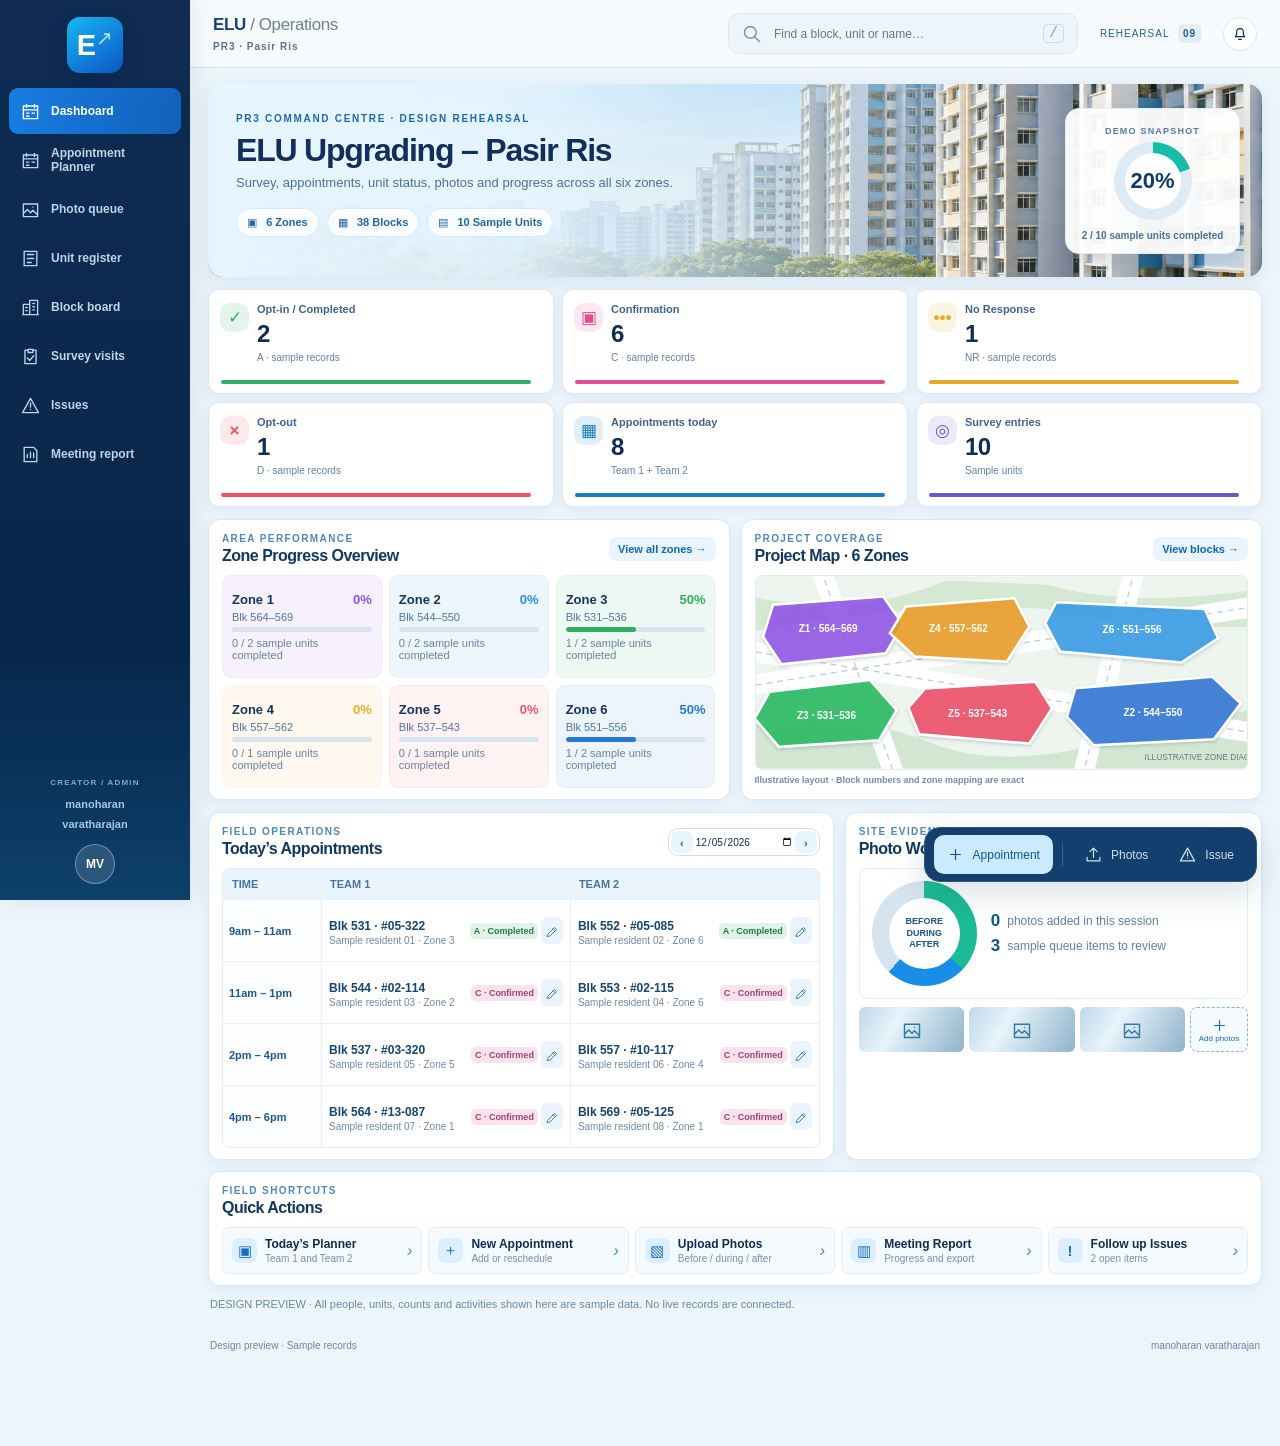
<file: index.html>
<!doctype html>
<html lang="en"><head><meta charset="utf-8"><meta name="viewport" content="width=device-width,initial-scale=1"><meta name="theme-color" content="#eef6fa"><title>ELU / Operations — Rehearsal V9</title><link rel="icon" href="icon-192.png"><link rel="manifest" href="manifest.webmanifest"><link rel="stylesheet" href="styles.css?v=9"></head>
<body><aside class="rail"><a class="brand" href="#today" aria-label="ELU home">E<span>↗</span></a><nav id="navigation" aria-label="Workspaces"></nav><div class="rail-owner"><small>CREATOR / ADMIN</small><strong>manoharan<br>varatharajan</strong></div><button id="about" class="rail-profile" title="About this rehearsal" aria-label="About this rehearsal">MV</button></aside>
<div class="shell"><header class="command"><div class="identity"><b>ELU <span>/ Operations</span></b><small>PR3 · Pasir Ris</small></div><label class="search"><span id="searchIcon"></span><input id="search" placeholder="Find a block, unit or name…" aria-label="Search records"><kbd>/</kbd></label><span class="rehearsal">REHEARSAL <b>09</b></span><button class="round" id="activityToggle" title="Activity and alerts" aria-label="Activity and alerts"></button></header>
<div class="zone-wrap"><div class="zone-caption">AREA FILTER</div><nav id="zones" aria-label="Filter by zone"></nav></div>
<main id="main"></main><footer class="credit">Design preview · Sample records <span>manoharan varatharajan</span></footer></div>
<aside id="activity" class="activity" aria-label="Activity and alerts"><header><div><small>FIELD PULSE</small><h2>Activity & alerts</h2></div><button class="round" id="closeActivity" aria-label="Close activity drawer">×</button></header><div id="activityContent"></div><div class="drawer-foot">REHEARSAL WORKSPACE<br><span>Changes stay in this tab. No live data.</span></div></aside>
<div id="dock" class="dock"><button id="addAppointment"></button><span></span><button id="addPhotos"></button><button id="addIssue"></button></div>
<dialog id="modal"><form id="modalForm"><header><div><small id="modalEyebrow">REHEARSAL</small><h2 id="modalTitle"></h2></div><button type="button" class="round" id="closeModal" aria-label="Close dialog">×</button></header><div id="modalFields"></div><footer><button type="button" id="cancelModal" class="secondary">Cancel</button><button type="submit" class="primary" id="saveModal">Save demo change</button></footer></form></dialog>
<div id="toast" role="status"></div><script src="app.js?v=9"></script></body></html>
</file>
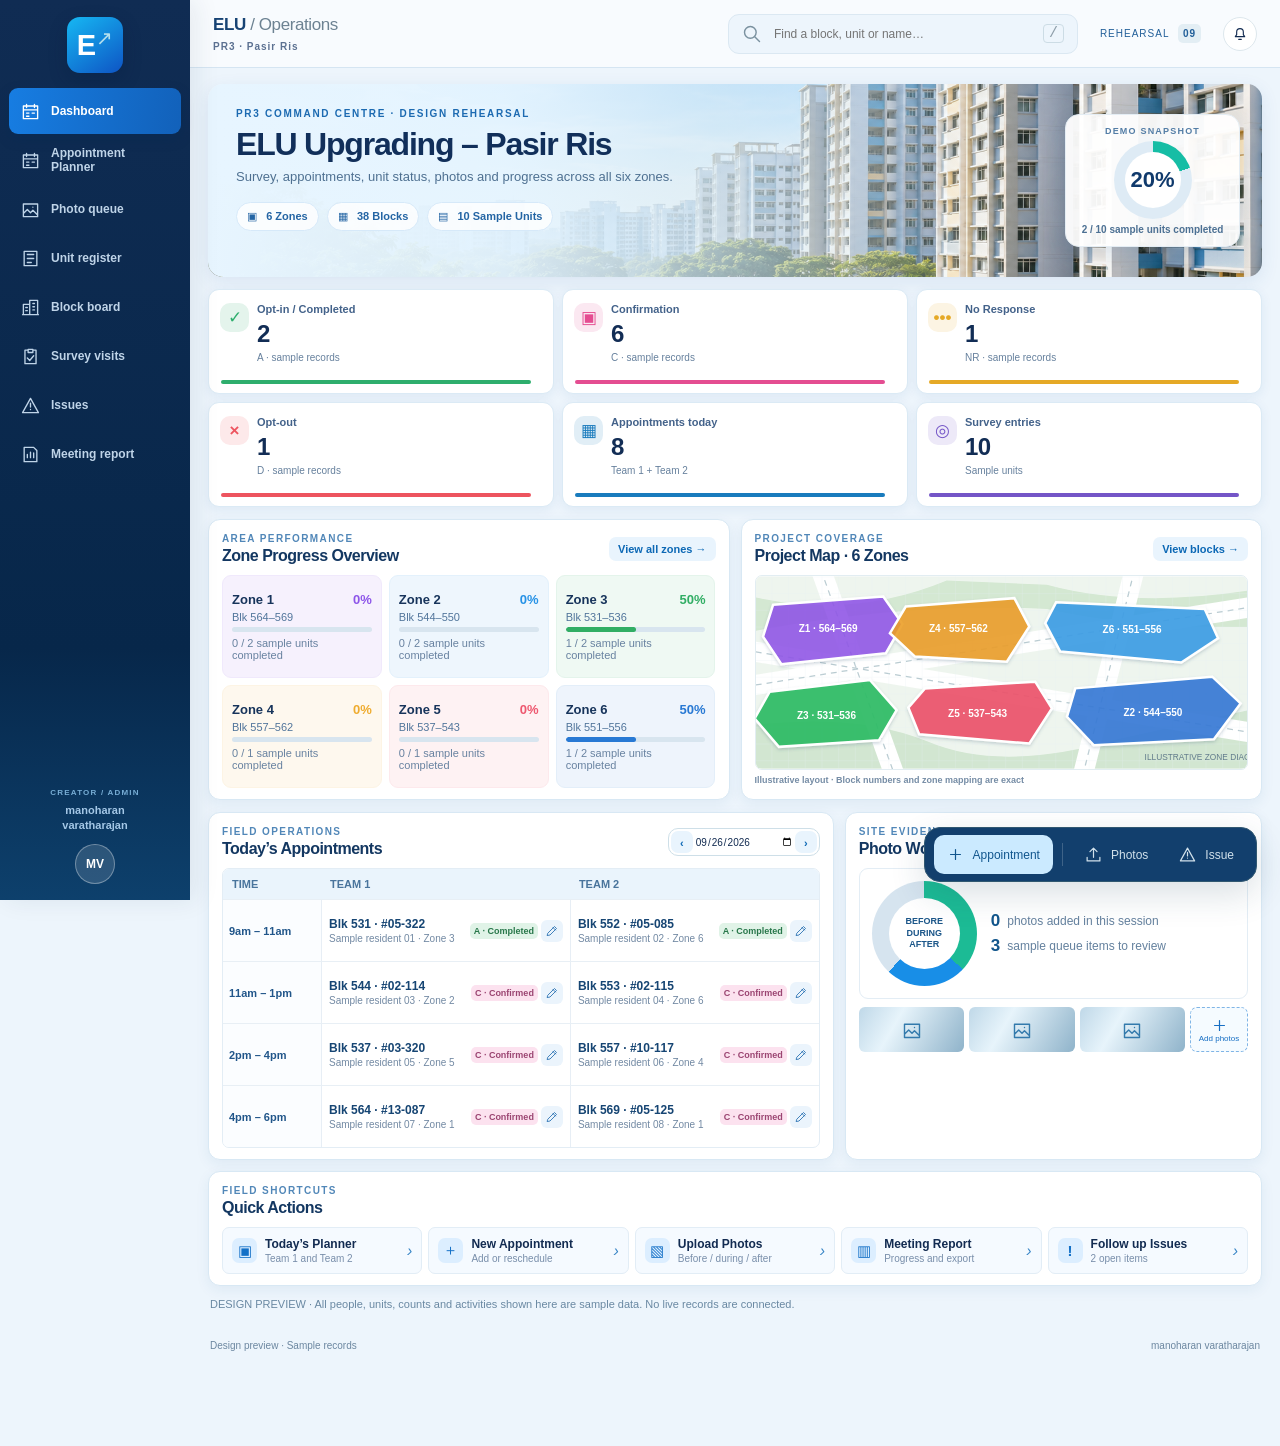
<file: static-preview.html>
<html lang="en"><head><meta charset="utf-8"><meta name="viewport" content="width=device-width,initial-scale=1"><meta name="theme-color" content="#eef6fa"><title>ELU / Operations — Rehearsal V9</title><link rel="icon" href="icon-192.png"><link rel="manifest" href="manifest.webmanifest"><link rel="stylesheet" href="styles.css?v=9"><style>@page { size: 1512px 1024px; margin: 0 } @media print {.rail,.command,.zone-wrap,.activity,.dock,.credit { display:flex!important; } .command {display:flex!important}.zone-wrap {display:none!important}.dock {display:none!important}.credit {display:none!important}.rail {position:fixed!important}.shell {margin-left:190px!important} body {print-color-adjust:exact} }</style></head>
<body data-route="today"><aside class="rail"><a class="brand" href="#today" aria-label="ELU home">E<span>↗</span></a><nav id="navigation" aria-label="Workspaces"><button data-route="today" title="Dashboard" aria-label="Dashboard" class="active" aria-current="page"><svg viewBox="0 0 24 24" aria-hidden="true"><path d="M3 5h18v16H3z M7 3v4 M17 3v4 M3 10h18 M7 14h3 M14 14h3 M7 18h3"></path></svg><span class="nav-label">Dashboard</span></button><button data-route="planner" title="Appointment Planner" aria-label="Appointment Planner" aria-current="false"><svg viewBox="0 0 24 24" aria-hidden="true"><path d="M3 5h18v16H3z M7 3v4 M17 3v4 M3 10h18 M7 14h3 M14 14h3 M7 18h3"></path></svg><span class="nav-label">Appointment Planner</span></button><button data-route="photos" title="Photo queue" aria-label="Photo queue" aria-current="false"><svg viewBox="0 0 24 24" aria-hidden="true"><path d="M3 5h18v16H3z M3 17l5-5 4 4 3-3 6 6 M15 9h.01"></path></svg><span class="nav-label">Photo queue</span></button><button data-route="units" title="Unit register" aria-label="Unit register" aria-current="false"><svg viewBox="0 0 24 24" aria-hidden="true"><path d="M4 3h16v18H4z M8 7h8 M8 12h8 M8 17h5"></path></svg><span class="nav-label">Unit register</span></button><button data-route="blocks" title="Block board" aria-label="Block board" aria-current="false"><svg viewBox="0 0 24 24" aria-hidden="true"><path d="M3 21V8h8v13 M11 21V3h10v18 M6 12h2 M6 16h2 M15 7h2 M15 11h2 M15 15h2 M2 21h20"></path></svg><span class="nav-label">Block board</span></button><button data-route="survey" title="Survey visits" aria-label="Survey visits" aria-current="false"><svg viewBox="0 0 24 24" aria-hidden="true"><path d="M9 4H5v17h14V4h-4 M9 3h6v4H9z M8 14l3 3 5-6"></path></svg><span class="nav-label">Survey visits</span></button><button data-route="issues" title="Issues" aria-label="Issues" aria-current="false"><svg viewBox="0 0 24 24" aria-hidden="true"><path d="M12 3L2 21h20z M12 9v5 M12 17h.01"></path></svg><span class="nav-label">Issues</span></button><button data-route="reports" title="Meeting report" aria-label="Meeting report" aria-current="false"><svg viewBox="0 0 24 24" aria-hidden="true"><path d="M4 3h12l4 4v14H4z M8 16v-4 M12 16V9 M16 16v-6"></path></svg><span class="nav-label">Meeting report</span></button></nav><div class="rail-owner"><small>CREATOR / ADMIN</small><strong>manoharan<br>varatharajan</strong></div><button id="about" class="rail-profile" title="About this rehearsal" aria-label="About this rehearsal">MV</button></aside>
<div class="shell"><header class="command"><div class="identity"><b>ELU <span>/ Operations</span></b><small>PR3 · Pasir Ris</small></div><label class="search"><span id="searchIcon"><svg viewBox="0 0 24 24" aria-hidden="true"><path d="M10 3a7 7 0 1 0 0 14 7 7 0 0 0 0-14 M15 15l6 6"></path></svg></span><input id="search" placeholder="Find a block, unit or name…" aria-label="Search records"><kbd>/</kbd></label><span class="rehearsal">REHEARSAL <b>09</b></span><button class="round" id="activityToggle" title="Activity and alerts" aria-label="Activity and alerts"><svg viewBox="0 0 24 24" aria-hidden="true"><path d="M5 16h14l-2-3V9a5 5 0 0 0-10 0v4z M10 20h4"></path></svg></button></header>
<div class="zone-wrap"><div class="zone-caption">AREA FILTER</div><nav id="zones" aria-label="Filter by zone"><button data-zone="0" class="active" aria-pressed="true"><b>All zones</b><span>38 blocks</span></button><button data-zone="1" class="" aria-pressed="false"><b>Zone 1</b><span>564–569</span></button><button data-zone="2" class="" aria-pressed="false"><b>Zone 2</b><span>544–550</span></button><button data-zone="3" class="" aria-pressed="false"><b>Zone 3</b><span>531–536</span></button><button data-zone="4" class="" aria-pressed="false"><b>Zone 4</b><span>557–562</span></button><button data-zone="5" class="" aria-pressed="false"><b>Zone 5</b><span>537–543</span></button><button data-zone="6" class="" aria-pressed="false"><b>Zone 6</b><span>551–556</span></button></nav></div>
<main id="main"><div class="dash"><section class="dash-hero"><div class="hero-copy"><small>PR3 COMMAND CENTRE · DESIGN REHEARSAL</small><h1>ELU Upgrading – Pasir Ris</h1><p>Survey, appointments, unit status, photos and progress across all six zones.</p><div class="hero-tags"><span>▣ &nbsp; 6 Zones</span><span>▦ &nbsp; 38 Blocks</span><span>▤ &nbsp; 10 Sample Units</span></div></div><div class="hero-progress"><small>DEMO SNAPSHOT</small><div class="progress-ring" style="--p:20%"><b>20%</b></div><strong>2 / 10 sample units completed</strong></div></section><section class="dash-kpis" aria-label="Sample status counts"><article class="dash-kpi" style="--accent:#2eae6d"><span class="kpi-icon">✓</span><div><small>Opt-in / Completed</small><strong>2</strong><span>A · sample records</span></div><i></i></article><article class="dash-kpi" style="--accent:#e44d91"><span class="kpi-icon">▣</span><div><small>Confirmation</small><strong>6</strong><span>C · sample records</span></div><i></i></article><article class="dash-kpi" style="--accent:#e5a926"><span class="kpi-icon">•••</span><div><small>No Response</small><strong>1</strong><span>NR · sample records</span></div><i></i></article><article class="dash-kpi" style="--accent:#ed545f"><span class="kpi-icon">×</span><div><small>Opt-out</small><strong>1</strong><span>D · sample records</span></div><i></i></article><article class="dash-kpi" style="--accent:#197bbd"><span class="kpi-icon">▦</span><div><small>Appointments today</small><strong>8</strong><span>Team 1 + Team 2</span></div><i></i></article><article class="dash-kpi" style="--accent:#7455c7"><span class="kpi-icon">◎</span><div><small>Survey entries</small><strong>10</strong><span>Sample units</span></div><i></i></article></section><div class="dash-middle"><section class="dash-card zone-panel"><header><div><small>AREA PERFORMANCE</small><h2>Zone Progress Overview</h2></div><button data-route="blocks">View all zones →</button></header><div class="zone-cards"><button class="zone-mini" data-zone="1" style="--zone:#8d55e9"><div><b>Zone 1</b><strong>0%</strong></div><span>Blk 564–569</span><i><em style="width:0%"></em></i><small>0 / 2 sample units completed</small></button><button class="zone-mini" data-zone="2" style="--zone:#2692e6"><div><b>Zone 2</b><strong>0%</strong></div><span>Blk 544–550</span><i><em style="width:0%"></em></i><small>0 / 2 sample units completed</small></button><button class="zone-mini" data-zone="3" style="--zone:#31ae64"><div><b>Zone 3</b><strong>50%</strong></div><span>Blk 531–536</span><i><em style="width:50%"></em></i><small>1 / 2 sample units completed</small></button><button class="zone-mini" data-zone="4" style="--zone:#efac2f"><div><b>Zone 4</b><strong>0%</strong></div><span>Blk 557–562</span><i><em style="width:0%"></em></i><small>0 / 1 sample units completed</small></button><button class="zone-mini" data-zone="5" style="--zone:#ee586f"><div><b>Zone 5</b><strong>0%</strong></div><span>Blk 537–543</span><i><em style="width:0%"></em></i><small>0 / 1 sample units completed</small></button><button class="zone-mini" data-zone="6" style="--zone:#2879d4"><div><b>Zone 6</b><strong>50%</strong></div><span>Blk 551–556</span><i><em style="width:50%"></em></i><small>1 / 2 sample units completed</small></button></div></section><section class="dash-card map-panel"><header><div><small>PROJECT COVERAGE</small><h2>Project Map · 6 Zones</h2></div><button data-route="blocks">View blocks →</button></header><img src="zone-map.svg" alt="Illustrative labelled diagram of all six zone block ranges"><small class="map-note">Illustrative layout · Block numbers and zone mapping are exact</small></section></div><div class="dash-bottom"><section class="dash-card schedule-panel"><header><div><small>FIELD OPERATIONS</small><h2>Today’s Appointments</h2></div><div class="date-control"><button data-day="-1" aria-label="Previous day">‹</button><input id="planDate" type="date" value="2026-09-26" aria-label="Schedule date"><button data-day="1" aria-label="Next day">›</button></div></header><div class="appointment-table"><div class="ap-head"><span>TIME</span><span>TEAM 1</span><span>TEAM 2</span></div><div class="ap-row"><div class="ap-time"><b>9am – 11am</b></div><article class="ap-unit"><div><strong>Blk 531 · #05-322</strong><small>Sample resident 01 · Zone 3</small></div><div class="ap-actions"><span class="status s-A">A · Completed</span><button data-edit="1" title="Edit appointment" aria-label="Edit appointment for block 531 unit 05-322"><svg viewBox="0 0 24 24" aria-hidden="true"><path d="M14 5l5 5 M3 21l5-1L21 7l-4-4L4 16z"></path></svg></button></div></article><article class="ap-unit"><div><strong>Blk 552 · #05-085</strong><small>Sample resident 02 · Zone 6</small></div><div class="ap-actions"><span class="status s-A">A · Completed</span><button data-edit="2" title="Edit appointment" aria-label="Edit appointment for block 552 unit 05-085"><svg viewBox="0 0 24 24" aria-hidden="true"><path d="M14 5l5 5 M3 21l5-1L21 7l-4-4L4 16z"></path></svg></button></div></article></div><div class="ap-row"><div class="ap-time"><b>11am – 1pm</b></div><article class="ap-unit"><div><strong>Blk 544 · #02-114</strong><small>Sample resident 03 · Zone 2</small></div><div class="ap-actions"><span class="status s-C">C · Confirmed</span><button data-edit="3" title="Edit appointment" aria-label="Edit appointment for block 544 unit 02-114"><svg viewBox="0 0 24 24" aria-hidden="true"><path d="M14 5l5 5 M3 21l5-1L21 7l-4-4L4 16z"></path></svg></button></div></article><article class="ap-unit"><div><strong>Blk 553 · #02-115</strong><small>Sample resident 04 · Zone 6</small></div><div class="ap-actions"><span class="status s-C">C · Confirmed</span><button data-edit="4" title="Edit appointment" aria-label="Edit appointment for block 553 unit 02-115"><svg viewBox="0 0 24 24" aria-hidden="true"><path d="M14 5l5 5 M3 21l5-1L21 7l-4-4L4 16z"></path></svg></button></div></article></div><div class="ap-row"><div class="ap-time"><b>2pm – 4pm</b></div><article class="ap-unit"><div><strong>Blk 537 · #03-320</strong><small>Sample resident 05 · Zone 5</small></div><div class="ap-actions"><span class="status s-C">C · Confirmed</span><button data-edit="5" title="Edit appointment" aria-label="Edit appointment for block 537 unit 03-320"><svg viewBox="0 0 24 24" aria-hidden="true"><path d="M14 5l5 5 M3 21l5-1L21 7l-4-4L4 16z"></path></svg></button></div></article><article class="ap-unit"><div><strong>Blk 557 · #10-117</strong><small>Sample resident 06 · Zone 4</small></div><div class="ap-actions"><span class="status s-C">C · Confirmed</span><button data-edit="6" title="Edit appointment" aria-label="Edit appointment for block 557 unit 10-117"><svg viewBox="0 0 24 24" aria-hidden="true"><path d="M14 5l5 5 M3 21l5-1L21 7l-4-4L4 16z"></path></svg></button></div></article></div><div class="ap-row"><div class="ap-time"><b>4pm – 6pm</b></div><article class="ap-unit"><div><strong>Blk 564 · #13-087</strong><small>Sample resident 07 · Zone 1</small></div><div class="ap-actions"><span class="status s-C">C · Confirmed</span><button data-edit="7" title="Edit appointment" aria-label="Edit appointment for block 564 unit 13-087"><svg viewBox="0 0 24 24" aria-hidden="true"><path d="M14 5l5 5 M3 21l5-1L21 7l-4-4L4 16z"></path></svg></button></div></article><article class="ap-unit"><div><strong>Blk 569 · #05-125</strong><small>Sample resident 08 · Zone 1</small></div><div class="ap-actions"><span class="status s-C">C · Confirmed</span><button data-edit="8" title="Edit appointment" aria-label="Edit appointment for block 569 unit 05-125"><svg viewBox="0 0 24 24" aria-hidden="true"><path d="M14 5l5 5 M3 21l5-1L21 7l-4-4L4 16z"></path></svg></button></div></article></div></div></section><section class="dash-card photo-panel"><header><div><small>SITE EVIDENCE</small><h2>Photo Workflow Today</h2></div><button data-route="photos">Open gallery →</button></header><div class="photo-summary"><div class="photo-meter"><span>BEFORE<br>DURING<br>AFTER</span></div><div class="photo-count"><strong>0</strong><span>photos added in this session</span><strong>3</strong><span>sample queue items to review</span></div></div><div class="photo-film"><div class="film-frame"><svg viewBox="0 0 24 24" aria-hidden="true"><path d="M3 5h18v16H3z M3 17l5-5 4 4 3-3 6 6 M15 9h.01"></path></svg></div><div class="film-frame"><svg viewBox="0 0 24 24" aria-hidden="true"><path d="M3 5h18v16H3z M3 17l5-5 4 4 3-3 6 6 M15 9h.01"></path></svg></div><div class="film-frame"><svg viewBox="0 0 24 24" aria-hidden="true"><path d="M3 5h18v16H3z M3 17l5-5 4 4 3-3 6 6 M15 9h.01"></path></svg></div><button data-upload="1"><svg viewBox="0 0 24 24" aria-hidden="true"><path d="M12 5v14 M5 12h14"></path></svg><span>Add photos</span></button></div></section><section class="dash-card quick-panel"><header><div><small>FIELD SHORTCUTS</small><h2>Quick Actions</h2></div></header><div class="quick-list"><button data-route="planner"><span>▣</span><b>Today’s Planner<small>Team 1 and Team 2</small></b><i>›</i></button><button data-new-appointment="1"><span>＋</span><b>New Appointment<small>Add or reschedule</small></b><i>›</i></button><button data-upload="1"><span>▧</span><b>Upload Photos<small>Before / during / after</small></b><i>›</i></button><button data-route="reports"><span>▥</span><b>Meeting Report<small>Progress and export</small></b><i>›</i></button><button data-route="issues"><span>!</span><b>Follow up Issues<small>2 open items</small></b><i>›</i></button></div></section></div><p class="demo-disclosure">DESIGN PREVIEW · All people, units, counts and activities shown here are sample data. No live records are connected.</p></div></main><footer class="credit">Design preview · Sample records <span>manoharan varatharajan</span></footer></div>
<aside id="activity" class="activity" aria-label="Activity and alerts"><header><div><small>FIELD PULSE</small><h2>Activity &amp; alerts</h2></div><button class="round" id="closeActivity" aria-label="Close activity drawer">×</button></header><div id="activityContent"><div class="alert-box"><div class="alert-top"><svg viewBox="0 0 24 24" aria-hidden="true"><path d="M12 3L2 21h20z M12 9v5 M12 17h.01"></path></svg> 2 items need attention</div><p>DB readiness check<br>Confirm with the supervisor before sending the team.</p><button class="text-action" data-route="issues">Review follow-ups ↗</button></div><div class="feed-label"><b>Workspace activity</b><span>This session</span></div><div class="feed"><div class="event"><time>Sample activity</time><p>Team 1 completed a unit</p><span>Blk 531 · #05-322 — photos pending</span></div><div class="event"><time>Sample activity</time><p>Team 2 work recorded</p><span>Blk 552 · #05-085 — ready for photo review</span></div><div class="event"><time>Sample activity</time><p>Afternoon appointments confirmed</p><span>Two teams · 2pm–4pm</span></div></div></div><div class="drawer-foot">REHEARSAL WORKSPACE<br><span>Changes stay in this tab. No live data.</span></div></aside>
<div id="dock" class="dock"><button id="addAppointment"><svg viewBox="0 0 24 24" aria-hidden="true"><path d="M12 5v14 M5 12h14"></path></svg>Appointment</button><span></span><button id="addPhotos"><svg viewBox="0 0 24 24" aria-hidden="true"><path d="M12 16V3 M7 8l5-5 5 5 M3 16v5h18v-5"></path></svg>Photos</button><button id="addIssue"><svg viewBox="0 0 24 24" aria-hidden="true"><path d="M12 3L2 21h20z M12 9v5 M12 17h.01"></path></svg>Issue</button></div>
<dialog id="modal"><form id="modalForm"><header><div><small id="modalEyebrow">REHEARSAL</small><h2 id="modalTitle"></h2></div><button type="button" class="round" id="closeModal" aria-label="Close dialog">×</button></header><div id="modalFields"></div><footer><button type="button" id="cancelModal" class="secondary">Cancel</button><button type="submit" class="primary" id="saveModal">Save demo change</button></footer></form></dialog>
<div id="toast" role="status"></div>
</body></html>
</file>
<file: styles.css>
:root{font-family:Inter,"Segoe UI",Arial,sans-serif;color:#193246;background:#f2f7fa;font-synthesis:none;--ink:#193246;--muted:#657b8b;--blue:#146b96;--line:#dce7ed;--green:#e0f3e7;--pink:#fce2ef;--red:#ffe5e2;--yellow:#fff1b8}*{box-sizing:border-box}body{margin:0;font-size:15px}button,input,select,textarea{font:inherit}button,a,input,select{touch-action:manipulation}button{cursor:pointer}button{color:inherit}button:focus-visible,a:focus-visible{outline:3px solid #209ccf;outline-offset:3px}button:disabled{cursor:default}button svg{pointer-events:none}svg{width:20px;height:20px;vertical-align:middle;fill:none;stroke:currentColor;stroke-width:1.7;stroke-linecap:round;stroke-linejoin:round}h1,h2,h3,p{margin:0}h1{font-size:34px;letter-spacing:-1.2px;font-weight:650}h2{font-size:21px;letter-spacing:-.5px}small{font-size:11px;letter-spacing:1.2px;font-weight:650}.rail{width:78px;position:fixed;inset:0 auto 0 0;background:#e4eef4;border-right:1px solid #cfdee6;display:flex;align-items:center;flex-direction:column;z-index:30}.brand{width:46px;height:46px;border-radius:15px;background:#183d54;color:white;display:flex;align-items:center;justify-content:center;margin:22px 0 35px;font-size:29px;font-weight:750;text-decoration:none}.brand span{font-size:20px;color:#b4dfed;margin-top:-15px}nav button{border:0;background:none}.rail nav{display:flex;flex-direction:column;gap:10px}.rail nav button{width:50px;height:48px;border-radius:13px;position:relative;color:#647e90}.rail nav button.active{background:white;color:#176c96;box-shadow:0 4px 14px #183d5410}.rail nav button.active:before{content:"";position:absolute;left:-14px;width:3px;height:20px;top:14px;background:#197da3;border-radius:2px}.rail nav button:hover{background:#f4f9fc}.rail nav button .nav-label{display:none;position:absolute;left:62px;top:8px;background:#193246;color:white;padding:9px 12px;border-radius:8px;white-space:nowrap;font-size:12px}.rail nav button:hover .nav-label,.rail nav button:focus-visible .nav-label{display:block}.rail-profile{margin:auto 0 22px;border:1px solid #bccfda;background:transparent;border-radius:50%;width:40px;height:40px;font-size:12px;font-weight:700}.shell{margin-left:78px;margin-right:310px;min-height:100vh}.command{min-height:90px;display:flex;align-items:center;gap:22px;padding:16px 32px;background:#fcfdfe;border-bottom:1px solid var(--line)}.identity b{font-size:19px;letter-spacing:-.4px;white-space:nowrap}.identity b span{font-weight:400;color:#6c8292}.identity small{display:block;margin-top:6px;color:var(--muted);font-size:10px;letter-spacing:1px}.search{display:flex;gap:10px;align-items:center;background:#f2f6f9;border:1px solid #e3ebf0;border-radius:11px;padding:10px 12px;margin-left:auto;max-width:330px;flex:1;color:#7a919f}.search input{border:0;outline:0;background:none;min-width:0;width:100%;font-size:13px;color:var(--ink)}kbd{border:1px solid #ccdce5;border-radius:4px;padding:0 5px;color:#8d9ea9}.rehearsal{font-size:10px;letter-spacing:1px;color:#547285;white-space:nowrap}.rehearsal b{background:#e3eef4;padding:4px 5px;border-radius:5px;margin-left:5px}.round{border:1px solid #dde7ed;border-radius:50%;background:white;width:34px;height:34px;display:inline-flex;align-items:center;justify-content:center;flex-shrink:0}.round:hover{background:#e8f4fc;border-color:#94bed4}.round svg{width:16px;height:16px}#activityToggle{display:none}.zone-wrap{padding:20px 32px 0}.zone-caption{font-size:9px;letter-spacing:1.5px;color:#8398a6;margin-bottom:10px}#zones{display:flex;border-bottom:1px solid #cadde7;overflow-x:auto;gap:8px}#zones button{padding:8px 15px 15px;text-align:left;white-space:nowrap;border-bottom:3px solid transparent;color:#6c8291;flex:1}#zones button.active{border-bottom-color:#257d9f;color:#174d68}#zones button b{display:block;font-size:13px;font-weight:650}#zones button span{display:block;font-size:10px;margin-top:5px}#zones button:hover{background:#e9f2f7}main{padding:30px 32px 10px;min-height:650px}.page-head{display:flex;justify-content:space-between;gap:20px;align-items:center;margin-bottom:25px}.eyebrow{color:#4b8298;display:block;letter-spacing:1.6px;font-size:10px;margin-bottom:9px}.subtext{color:var(--muted);margin-top:9px;font-size:13px;line-height:1.6}.date-control{display:flex;align-items:center;border:1px solid #cedfe8;border-radius:10px;background:white;padding:7px;gap:7px}.date-control input{color:var(--ink);border:0;background:none;font-size:12px;min-width:120px}.date-control button{border:0;background:#ecf4f8;border-radius:6px;width:28px;height:28px}.summaryline{display:flex;align-items:center;gap:22px;border-bottom:1px solid var(--line);padding:0 0 20px;font-size:12px;color:#607b8a;flex-wrap:wrap}.summaryline b{font-size:20px;color:var(--ink);margin-right:5px;font-weight:650}.summaryline .legend{margin-left:auto;font-size:10px}.status{display:inline-block;padding:5px 8px;border-radius:5px;font-size:10px;font-weight:650;white-space:nowrap}.s-A{background:var(--green);color:#28774a}.s-C{background:var(--pink);color:#9b4572}.s-D{background:var(--yellow);color:#8c6b1b}.s-NR{background:var(--red);color:#ac4b43}.timeline{margin-top:22px}.team-head,.slot-row{display:grid;grid-template-columns:80px minmax(0,1fr) minmax(0,1fr);gap:20px}.team-head{align-items:center;margin-bottom:15px}.team-head>span{font-size:9px;color:#7e94a1;letter-spacing:1px}.team-label{display:flex;align-items:center;gap:10px}.team-avatar{border-radius:10px;width:33px;height:33px;display:grid;place-items:center;background:#dcebf5;color:#35718f;font-size:11px;font-weight:700}.team-avatar.second{background:#e3e9ee;color:#586f83}.team-label b{font-size:13px}.team-label small{display:block;font-size:10px;letter-spacing:0;font-weight:400;color:#8293a0;margin-top:3px}.team-label>span:last-child{margin-left:auto;background:#e7eff4;color:#6e8594;font-size:10px;border-radius:10px;padding:3px 7px}.slot-row{padding:0 0 16px}.slot-time{padding-top:16px;position:relative;font-size:12px;font-weight:650}.slot-time:after{content:"";position:absolute;width:1px;background:#d6e3eb;top:46px;bottom:-5px;right:6px}.slot-time small{display:block;font-size:10px;letter-spacing:0;color:#91a3af;margin-top:5px;font-weight:400}.slot-time i{position:absolute;right:3px;top:21px;width:7px;height:7px;border:2px solid #a6c1d1;background:#f2f7fa;border-radius:50%}.job{background:#fff;border:1px solid #dce6ec;border-radius:13px;min-height:151px;padding:16px 17px;position:relative;box-shadow:0 3px 3px #334d6002;border-left:3px solid #d4a4bf}.job.completed{border-left-color:#85b79a;background:#fbfefc}.job.empty{background:transparent;border:1px dashed #c4d7e3;display:flex;align-items:center;justify-content:center;min-height:151px}.job.empty button{border:0;background:transparent;color:#7295a9;font-size:12px;padding:25px}.job-top{display:flex;align-items:center;justify-content:space-between;gap:8px;margin-bottom:10px}.job-zone{font-size:9px;letter-spacing:1px;color:#8b9ba5}.job h3{font-size:17px;font-weight:650;letter-spacing:-.35px}.job-person{font-size:11px;color:#80929f;margin-top:6px}.job-foot{display:flex;align-items:center;gap:12px;margin-top:14px;justify-content:space-between}.job-note{font-size:10px;color:#6c8392;line-height:1.5;max-width:150px}.actions{display:flex;gap:6px}.actions .round{width:29px;height:29px}.actions .round svg{width:14px;height:14px}.activity{width:310px;position:fixed;inset:0 0 0 auto;background:#fbfdfe;border-left:1px solid var(--line);padding:30px 24px;z-index:35;overflow:auto}.activity header{display:flex;justify-content:space-between;align-items:center;padding-bottom:25px}.activity header small{font-size:9px;color:#8298a6;letter-spacing:1.6px}.activity h2{font-size:19px;margin-top:9px}.activity #closeActivity{display:none}.alert-box{border:1px solid #eed6b8;background:#fff8eb;border-radius:12px;padding:16px;margin-bottom:30px}.alert-box .alert-top{display:flex;gap:10px;align-items:center;font-size:12px;font-weight:650;color:#9b7529}.alert-box p{font-size:12px;line-height:1.7;color:#826f4c;margin:12px 0}.text-action{padding:0;border:0;background:none;font-size:11px;font-weight:650;color:#497a94}.feed-label{display:flex;align-items:center;justify-content:space-between;color:#698392;font-size:11px;margin-bottom:24px}.feed{border-left:1px solid #dde7ed;margin-left:7px;padding-left:20px}.event{position:relative;padding-bottom:27px}.event:before{content:"";position:absolute;left:-25px;top:4px;width:7px;height:7px;border-radius:50%;background:#81a9bd;border:1px solid white}.event time{font-size:9px;color:#90a2ae;letter-spacing:.4px}.event p{font-size:12px;font-weight:600;line-height:1.5;margin:7px 0 4px}.event span{font-size:11px;color:#8295a2;line-height:1.6}.drawer-foot{border-top:1px solid var(--line);padding-top:20px;font-size:9px;letter-spacing:1.2px;color:#7691a2;margin-top:30px}.drawer-foot span{font-size:11px;letter-spacing:0;line-height:2.5;color:#93a4ae}.dock{position:fixed;left:calc((100% - 232px)/2);transform:translateX(-50%);bottom:22px;border:1px solid #315871;background:#183d54;padding:7px 9px;border-radius:16px;display:flex;align-items:center;gap:5px;box-shadow:0 12px 35px #21445c2a;z-index:25;color:white}.dock>span{width:1px;height:23px;background:#ffffff30;margin:0 4px}.dock button{display:flex;align-items:center;gap:9px;background:none;color:#d1e1eb;border:0;border-radius:10px;padding:11px 13px;font-size:12px;white-space:nowrap}.dock button:first-child{background:#d9eef8;color:#19465f}.dock button:hover{background:#426780;color:white}.dock svg{width:17px;height:17px}.credit{padding:15px 32px 110px;font-size:10px;color:#8da1ae;display:flex;justify-content:space-between}.primary,.secondary{border:0;border-radius:9px;padding:11px 16px;font-size:13px;font-weight:600}.primary{background:#236e92;color:white}.secondary{background:#eaf2f7;color:#537388}.toolbar{display:flex;gap:12px;align-items:center;flex-wrap:wrap;margin-bottom:24px}.tabs{display:flex;gap:5px;background:#e5eef4;border-radius:9px;padding:4px}.tabs button{background:transparent;border:0;padding:9px 14px;border-radius:7px;font-size:12px;color:#648296}.tabs button.active{background:white;color:#204e66;box-shadow:0 2px 4px #2a526009}.photo-queue{display:grid;grid-template-columns:repeat(3,minmax(0,1fr));gap:18px}.photo-tile{border:1px solid #d8e4ec;background:white;border-radius:14px;overflow:hidden}.photo-image{aspect-ratio:4/3;display:flex;align-items:center;justify-content:center;background:repeating-linear-gradient(135deg,#eaf2f7,#eaf2f7 12px,#e7f0f5 12px,#e7f0f5 13px);color:#89a6b9}.photo-image svg{width:40px;height:40px}.photo-image img{width:100%;height:100%;object-fit:cover}.photo-info{padding:16px}.photo-info h3{font-size:14px}.photo-info p{font-size:11px;color:var(--muted);margin:8px 0 14px}.photo-info .secondary{font-size:11px;padding:8px 10px}.photo-stage{font-size:9px;text-transform:uppercase;letter-spacing:1px;color:#7191a5;margin-bottom:8px}.empty-state{padding:60px 25px;text-align:center;color:#8198a7;border:1px dashed #c7d9e4;border-radius:14px;grid-column:1/-1;line-height:1.8}.table-wrap{overflow:auto;border:1px solid #dce7ed;border-radius:13px;background:white}table{border-collapse:collapse;width:100%;font-size:13px;white-space:nowrap}th{text-align:left;font-size:9px;letter-spacing:1px;color:#7a92a1;background:#f7fafc}td,th{padding:16px;border-bottom:1px solid #e7eef3}tbody tr:last-child td{border:0}.blocklist{display:grid;gap:12px}.blockrow{background:white;border:1px solid #dce7ed;border-radius:12px;display:flex;gap:22px;padding:20px;align-items:center;flex-wrap:wrap}.blockrow h3{font-size:16px;min-width:90px}.blockrow small{display:block;color:#849ba8;font-size:10px;margin-top:5px;letter-spacing:0}.unit-tile{border:1px solid #e1e9ed;border-radius:9px;padding:10px 15px;font-size:11px;background:#f3f7fa;min-width:88px}.unit-tile.s-A{background:var(--green)}.unit-tile.s-C{background:var(--pink)}.unit-tile.s-D{background:var(--yellow)}.unit-tile.s-NR{background:var(--red)}.unit-tile b{display:block;font-size:13px;margin-bottom:6px}.issue-list{display:grid;gap:15px}.issue{padding:22px;background:white;border:1px solid #dde6eb;border-radius:13px;display:flex;align-items:center;justify-content:space-between;gap:25px}.issue h3{font-size:16px}.issue p{font-size:13px;color:#718996;line-height:1.6;margin-top:9px}.issue.closed{opacity:.6}.report{background:white;border:1px solid #dce7ed;border-radius:13px;padding:28px}.report h2{margin-bottom:20px}dialog{border:1px solid #d9e5ec;border-radius:20px;padding:0;width:520px;max-width:calc(100vw - 30px);color:var(--ink);box-shadow:0 30px 100px #12384c33;max-height:90vh}dialog::backdrop{background:#193e5755;backdrop-filter:blur(4px)}dialog header{display:flex;align-items:center;justify-content:space-between;padding:25px;border-bottom:1px solid #e1eaf0}dialog header small{font-size:9px;color:#7a96a6}dialog h2{margin-top:6px}#modalFields{padding:24px;display:grid;gap:16px}.form-row{display:grid;grid-template-columns:1fr 1fr;gap:15px}label.field{font-size:11px;color:#628092;display:block}.field input,.field select,.field textarea{display:block;width:100%;border:1px solid #cddfe9;border-radius:8px;padding:10px;margin-top:7px;color:var(--ink);background:#fbfdff;font-size:14px}.field textarea{resize:vertical;min-height:75px}dialog footer{display:flex;gap:10px;justify-content:flex-end;padding:18px 24px;border-top:1px solid #e1eaf0}.dialog-note{font-size:12px;line-height:1.8;color:#6f8796}.dialog-error{color:#a84642;font-size:12px;line-height:1.5}#toast{position:fixed;bottom:100px;left:50%;transform:translateX(-50%);background:#193d54;color:white;padding:13px 20px;border-radius:10px;font-size:13px;z-index:100;opacity:0;pointer-events:none;transition:opacity .2s;max-width:90vw}#toast.show{opacity:1}.route-hidden{display:none}@media(min-width:1500px){main,.zone-wrap{padding-left:48px;padding-right:48px}.command{padding-left:48px;padding-right:48px}.job{padding:20px;min-height:160px}.slot-row{padding-bottom:19px}}@media(max-width:1250px){.shell{margin-right:0}.activity{transform:translateX(100%);transition:transform .2s;box-shadow:-20px 0 50px #183d5415}.activity.open{transform:translateX(0)}#activityToggle,.activity #closeActivity{display:inline-flex}.dock{left:calc((100% + 78px)/2)}}@media(max-width:800px){.command{padding:16px 20px;gap:12px}.search{max-width:240px}.identity b{font-size:16px}.rehearsal{display:none}.zone-wrap{padding:18px 20px 0}main{padding:24px 20px 10px}.page-head{align-items:flex-start;flex-direction:column;gap:18px}h1{font-size:30px}.page-head .date-control{align-self:flex-start}.team-head,.slot-row{gap:12px;grid-template-columns:62px minmax(0,1fr) minmax(0,1fr)}.job{padding:13px 10px}.job h3{font-size:14px}.job-zone{font-size:8px}.job-top{gap:4px}.status{font-size:8px;padding:4px 5px}.job-foot{flex-direction:column;align-items:flex-start;gap:9px}.summaryline{gap:12px}.summaryline .legend{margin-left:0;width:100%}.photo-queue{grid-template-columns:repeat(2,minmax(0,1fr))}.credit{padding-left:20px;padding-right:20px;gap:15px}.team-label{gap:6px}.team-label>span:last-child{display:none}}@media(max-width:580px){.rail{inset:auto 0 0;width:100%;height:65px;flex-direction:row;background:#f8fbfe;border-top:1px solid #d4e3ec;padding:0 8px}.brand,.rail-profile{display:none}.rail nav{flex-direction:row;justify-content:space-around;width:100%;gap:1px}.rail nav button{width:42px;height:45px}.rail nav button.active:before{left:12px;top:auto;bottom:-9px;width:18px;height:3px}.rail nav button .nav-label{display:none!important}.shell{margin:0}.command{padding:14px 16px;min-height:74px;flex-wrap:wrap;gap:14px}.identity{flex:1}.search{order:3;max-width:none;flex-basis:100%}.zone-wrap{padding:16px 16px 0}#zones button{padding:9px 12px 12px}main{padding:24px 16px 10px}.summaryline b{font-size:18px}.team-head,.slot-row{grid-template-columns:48px minmax(0,1fr) minmax(0,1fr);gap:8px}.team-avatar{display:none}.team-label b{font-size:12px}.team-label small{font-size:9px}.slot-time{font-size:10px}.slot-time small{font-size:9px}.slot-time i,.slot-time:after{display:none}.job{padding:11px 8px;border-radius:10px}.job h3{font-size:13px;line-height:1.5}.job-top{align-items:flex-start;flex-direction:column;gap:6px}.job-note{font-size:9px}.job-person{font-size:10px}.job-foot{margin-top:10px}.actions{gap:4px}.actions .round{width:28px;height:28px}.dock{left:50%;bottom:80px;padding:5px;gap:1px;width:max-content;max-width:96%}.dock button{padding:10px;font-size:11px;gap:6px}.dock>span{margin:0 2px}.dock svg{width:15px;height:15px}.credit{padding-bottom:165px;font-size:9px;flex-direction:column}.photo-queue{grid-template-columns:1fr}.activity{width:min(340px,100%)}.toolbar{gap:10px}.tabs{max-width:100%;overflow:auto}.tabs button{padding:9px;white-space:nowrap}.issue{align-items:flex-start;flex-direction:column}.form-row{grid-template-columns:1fr}#toast{bottom:145px}.report{padding:18px}.job.empty{min-height:205px}}@media(prefers-reduced-motion:reduce){*{scroll-behavior:auto!important;transition:none!important}}@media print{.rail,.command,.zone-wrap,.activity,.dock,.credit,.toolbar button,.page-head button{display:none!important}.shell{margin:0}main{padding:0}.table-wrap{overflow:visible}body{background:white}}
@media(max-width:1250px){.activity{visibility:hidden;pointer-events:none}.activity.open{visibility:visible;pointer-events:auto}}
/* Rehearsal V9: distinct project command dashboard and operational screens */
:root{font-family:Inter,"Segoe UI",Arial,sans-serif;--ink:#122b51;--muted:#5c7191;--blue:#1674d8;--line:#dce9f4;background:#edf5fc;color:var(--ink)}
body{background:#edf5fc;font-size:15px}.rail{width:190px;background:linear-gradient(180deg,#102c53,#07274a 72%,#0d406c);border:0;color:white;box-shadow:6px 0 24px #16334d15}.brand{background:linear-gradient(145deg,#16b8f3,#0e54c4);width:56px;height:56px;margin:17px auto 15px;border-radius:13px;box-shadow:0 7px 18px #071d4050}.rail nav{width:100%;padding:0 9px;gap:3px}.rail nav button{display:flex;align-items:center;gap:11px;width:100%;height:46px;border-radius:9px;padding:0 12px;color:#bfd4e8}.rail nav button svg{width:19px;height:19px;flex-shrink:0}.rail nav button .nav-label{display:block;position:static;padding:0;background:none;color:inherit;white-space:normal;text-align:left;font-size:12px;font-weight:600}.rail nav button:hover{background:#ffffff18}.rail nav button.active{background:linear-gradient(100deg,#177de2,#1261ba);color:white;box-shadow:0 5px 12px #062b5460}.rail nav button.active:before{display:none}.rail-owner{margin:auto 10px 12px;color:#a5c8e7;text-align:center;line-height:1.3}.rail-owner small{display:block;color:#77add5;font-size:8px;margin-bottom:5px}.rail-owner strong{font-size:11px;font-weight:550}.rail-profile{margin:0 auto 16px;background:#ffffff22;color:white;border-color:#ffffff55}.shell{margin-left:190px;margin-right:0;background:#edf5fc}.command{min-height:68px;padding:12px 23px;background:#f8fbfe;border-bottom:1px solid #d5e5f2}.identity b{font-size:17px;color:#174374}.identity small{font-size:10px}.search{max-width:350px;padding:9px 13px;background:#edf5fc;border-color:#dbe8f2}.search input{font-size:12px}.rehearsal{color:#225f99;font-size:10px}.command #activityToggle{display:inline-flex;position:relative}.bell-count{position:absolute;right:-5px;top:-6px;background:#e83c59;color:white;border-radius:50%;min-width:18px;height:18px;display:grid;place-items:center;font-size:10px;border:2px solid white}.activity{transform:translateX(100%);visibility:hidden;pointer-events:none;box-shadow:-18px 0 55px #15365330;transition:transform .2s;width:330px}.activity.open{transform:translateX(0);visibility:visible;pointer-events:auto}.activity #closeActivity{display:inline-flex}.zone-wrap{padding:10px 23px 0;background:white}.zone-caption{font-size:9px;margin-bottom:5px}#zones{gap:5px;border:0;padding-bottom:10px}#zones button{padding:6px 7px 8px;min-width:92px;border-radius:7px;border:1px solid #e0ebf5;background:#f8fbff;text-align:center}#zones button.active{background:#e2f1ff;color:#0c65bc;border:1px solid #57abf1}#zones button b{font-size:12px}#zones button span{font-size:9px;margin-top:3px}body[data-route=today] .zone-wrap{display:none}main{min-height:0;padding:16px 18px 20px}.credit{padding:10px 20px 95px;color:#6c87a0}.dock{left:auto;right:23px;transform:none;bottom:18px;background:#123f6d}.dock button{font-size:12px}.dock button:first-child{background:#cbeaff;color:#11568e}.dash{display:grid;gap:12px}.dash-hero{min-height:193px;position:relative;border-radius:15px;overflow:hidden;background:#a5cdea url('skyline.svg') center 52%/cover no-repeat;box-shadow:0 5px 18px #235a9c1a;display:flex;justify-content:space-between}.dash-hero:before{content:"";position:absolute;inset:0;background:linear-gradient(90deg,#e8f5ff 0%,#e0f3ff 30%,#d7ecfa92 48%,#ffffff00 75%)}.hero-copy{padding:24px 28px;position:relative;z-index:1;max-width:64%}.hero-copy small{color:#1c6ab1;font-size:10px;letter-spacing:1.7px}.hero-copy h1{color:#112f5a;font-size:clamp(26px,2.5vw,39px);margin:9px 0 6px;line-height:1.05}.hero-copy p{max-width:470px;font-size:13px;color:#4e7091;line-height:1.45}.hero-tags{display:flex;gap:8px;margin-top:16px;flex-wrap:wrap}.hero-tags span{background:#ffffffcf;color:#2465a4;border:1px solid #d6e9f9;border-radius:20px;padding:7px 10px;font-size:11px;font-weight:700}.hero-progress{z-index:1;align-self:center;margin-right:22px;min-width:175px;text-align:center;background:#fffffff0;border:1px solid #e4edf4;box-shadow:0 8px 24px #1d599e26;padding:11px 12px;border-radius:14px}.hero-progress small{font-size:9px;color:#537da6}.progress-ring{--p:0%;background:conic-gradient(#16bda5 var(--p),#deebf5 0);width:78px;height:78px;border-radius:50%;margin:5px auto;display:grid;place-items:center;position:relative}.progress-ring:after{content:"";position:absolute;inset:11px;background:white;border-radius:50%}.progress-ring b{z-index:1;font-size:22px;color:#103a6c}.hero-progress strong{font-size:10px;color:#4c7093;font-weight:650}.dash-kpis{display:grid;grid-template-columns:repeat(6,minmax(0,1fr));gap:8px}.dash-kpi{min-height:105px;background:white;border-radius:11px;border:1px solid #dbeaf5;padding:13px 11px 12px;display:flex;gap:8px;position:relative;box-shadow:0 3px 12px #1d579313}.kpi-icon{height:29px;width:29px;border-radius:10px;display:grid;place-items:center;color:var(--accent);background:color-mix(in srgb,var(--accent) 13%,white);font-size:17px;font-weight:800;flex-shrink:0}.dash-kpi div{min-width:0}.dash-kpi small{font-size:10px;letter-spacing:0;color:#43628a;display:block;line-height:1.2}.dash-kpi strong{display:block;font-size:24px;letter-spacing:-.6px;color:#122d55;margin:4px 0}.dash-kpi span:not(.kpi-icon){display:block;font-size:9px;color:#66809d}.dash-kpi i{position:absolute;height:4px;background:var(--accent);left:12px;right:22px;bottom:9px;border-radius:4px}.dash-middle{display:grid;grid-template-columns:1fr 1fr;gap:11px}.dash-bottom{display:grid;grid-template-columns:1.48fr 1fr .75fr;gap:11px}.dash-card{min-width:0;background:white;border:1px solid #d8e8f4;border-radius:12px;padding:13px 13px 11px;box-shadow:0 4px 14px #1d5b9012}.dash-card>header{display:flex;justify-content:space-between;align-items:center;gap:10px;margin-bottom:10px}.dash-card>header small{display:block;font-size:8px;color:#5187b8;letter-spacing:1.4px}.dash-card h2{font-size:16px;color:#133761;margin-top:3px;white-space:nowrap}.dash-card>header button{border:0;background:#e9f4fd;border-radius:7px;color:#0c68b5;font-weight:650;padding:6px 9px;font-size:10px;white-space:nowrap}.zone-cards{display:grid;grid-template-columns:repeat(3,1fr);gap:7px}.zone-mini{background:color-mix(in srgb,var(--zone) 8%,white);border:1px solid color-mix(in srgb,var(--zone) 13%,white);border-radius:9px;text-align:left;padding:9px;min-height:90px}.zone-mini:hover{outline:2px solid var(--zone)}.zone-mini div{display:flex;align-items:center;justify-content:space-between}.zone-mini b{font-size:12px;color:#17345b}.zone-mini strong{color:var(--zone);font-size:13px}.zone-mini span{display:block;font-size:9px;color:#51759b;margin:4px 0}.zone-mini i{display:block;height:5px;background:#d8e5ef;border-radius:10px;overflow:hidden}.zone-mini i em{display:block;height:100%;background:var(--zone);border-radius:10px}.zone-mini small{display:block;margin-top:5px;font-size:9px;color:#6882a0;letter-spacing:0;font-weight:450}.map-panel img{display:block;width:100%;height:195px;object-fit:cover;border-radius:7px;border:1px solid #e2edf2}.map-note{display:block;color:#758ca5;font-size:9px;margin-top:5px;letter-spacing:0}.schedule-panel .date-control{padding:2px;gap:1px}.schedule-panel .date-control input{font-size:10px;min-width:100px}.schedule-panel .date-control button{width:22px;height:22px}.appointment-table{border-radius:7px;overflow:hidden;border:1px solid #e3edf5}.ap-head,.ap-row{display:grid;grid-template-columns:98px 1fr 1fr;gap:0}.ap-head{background:#eaf4fc;color:#49749c;font-size:9px;font-weight:700}.ap-head span{padding:7px 8px}.ap-row{border-top:1px solid #e8eff5;min-height:52px}.ap-time{display:flex;align-items:center;padding:6px;font-size:10px;color:#21568a;background:#fbfdff}.ap-unit{padding:5px 7px;display:flex;align-items:center;justify-content:space-between;gap:3px;border-left:1px solid #e7eef5;min-width:0}.ap-unit strong{font-size:10px;color:#164573;white-space:nowrap}.ap-unit small{display:block;letter-spacing:0;color:#7289a3;font-weight:450;font-size:9px;margin-top:2px;white-space:nowrap;overflow:hidden;text-overflow:ellipsis;max-width:120px}.ap-actions{display:flex;align-items:center;gap:3px}.ap-actions .status{font-size:8px;padding:3px 4px}.ap-actions button{background:#ebf4fc;border:0;border-radius:6px;color:#236db0;padding:5px}.ap-actions svg{width:12px;height:12px}.ap-empty{border:0;background:#f7fafc;color:#83a0b7;font-size:10px;border-left:1px solid #e7eef5}.photo-summary{display:flex;align-items:center;gap:14px;border:1px solid #e3edf5;border-radius:9px;padding:12px}.photo-meter{height:105px;width:105px;flex-shrink:0;border-radius:50%;background:conic-gradient(#1cbb95 0 37%,#188ee7 37% 62%,#d6e4ef 62%);display:grid;place-items:center}.photo-meter:before{content:"";width:71px;height:71px;border-radius:50%;background:white;position:absolute}.photo-meter span{position:relative;text-align:center;font-size:9px;font-weight:700;line-height:1.3;color:#1b5689}.photo-count{display:grid;grid-template-columns:auto 1fr;align-items:center;gap:5px 7px}.photo-count strong{color:#12568c;font-size:17px}.photo-count span{font-size:11px;color:#64819e}.photo-film{display:flex;gap:5px;margin-top:8px}.film-frame{display:grid;place-items:center;flex:1;height:45px;border-radius:6px;background:linear-gradient(120deg,#bfd8e8,#e7f4fb 35%,#8fb3ca);color:#337aac}.photo-film button{width:58px;background:#f5fbff;color:#176fc4;border:1px dashed #80b5e6;border-radius:7px;font-size:8px}.photo-film button svg{display:block;margin:auto;width:17px;height:17px}.quick-list{display:grid;gap:5px}.quick-list button{background:#f5faff;border:1px solid #e2edf6;border-radius:7px;padding:7px;display:flex;align-items:center;text-align:left;gap:8px}.quick-list button:hover{background:#e6f3ff}.quick-list button>span{border-radius:7px;background:#dceeff;color:#1370c7;width:25px;height:25px;display:grid;place-items:center;font-weight:bold}.quick-list b{font-size:10px;flex:1;white-space:nowrap}.quick-list small{font-size:8px;color:#788eaa;letter-spacing:0;font-weight:450;display:block;margin-top:2px}.quick-list i{font-size:16px;color:#3583c5}.demo-disclosure{color:#6988a2;font-size:10px;margin:0 2px}.page-head h1{font-size:28px}.subtext{font-size:13px}.status{font-size:10px}.primary{background:#1874cf;color:white}.issue{border-left:4px solid #f1ab4c}.issue h3{font-size:17px}.issue p{font-size:13px}.table-wrap{box-shadow:0 4px 16px #235b8b12}.photo-tile{box-shadow:0 4px 16px #235b8b12}
@media(max-width:1500px){.dash-bottom{grid-template-columns:1.5fr 1fr}.quick-panel{grid-column:1/-1}.quick-list{grid-template-columns:repeat(5,1fr)}.quick-list button{min-width:0}.quick-list b{white-space:normal}.dash-kpis{grid-template-columns:repeat(3,1fr)}}
@media(max-width:1100px){.dash-middle,.dash-bottom{grid-template-columns:1fr}.quick-panel{grid-column:auto}.dash-kpis{grid-template-columns:repeat(3,1fr)}.map-panel img{height:210px}.quick-list{grid-template-columns:repeat(2,1fr)}.rail{width:70px}.shell{margin-left:70px}.rail nav{padding:0 7px}.rail nav button{padding:0;justify-content:center}.rail nav button .nav-label,.rail-owner{display:none}.rail .brand{width:45px;height:45px;font-size:26px}.dock{right:10px}}
@media(max-width:650px){.rail{inset:auto 0 0;width:100%;height:65px;flex-direction:row;padding:3px 5px}.rail .brand,.rail-profile{display:none}.rail nav{display:flex;flex-direction:row;width:100%;justify-content:space-around;gap:0}.rail nav button{height:52px;width:auto;min-width:0;flex:1;flex-direction:column;gap:2px}.rail nav button svg{height:19px;width:19px}.rail nav button .nav-label{display:block;position:static;background:none;color:inherit;font-size:8px;white-space:normal;line-height:1.1;text-align:center}.shell{margin:0}.command{flex-wrap:wrap;padding:12px 15px}.search{order:3;max-width:none;flex-basis:100%;margin:0}.rehearsal{display:none}main{padding:12px}.dash-hero{min-height:250px;display:block}.dash-hero:before{background:linear-gradient(90deg,#e8f7ff 0%,#e8f7ffcc 55%,#ffffff0a 100%)}.hero-copy{max-width:100%;padding:22px}.hero-copy h1{font-size:26px}.hero-copy p{max-width:72%;font-size:11px}.hero-progress{position:absolute;right:8px;bottom:8px;min-width:125px;padding:6px;margin:0}.progress-ring{width:56px;height:56px}.progress-ring:after{inset:9px}.progress-ring b{font-size:16px}.hero-progress strong{font-size:8px}.hero-tags{margin-top:17px;max-width:55%}.hero-tags span{font-size:9px;padding:5px 7px}.dash-kpis{grid-template-columns:repeat(2,1fr);gap:6px}.dash-kpi{min-height:94px;padding:10px 7px;gap:5px}.dash-kpi small{font-size:9px}.dash-kpi strong{font-size:21px}.kpi-icon{width:23px;height:23px;font-size:13px}.zone-cards{grid-template-columns:repeat(2,1fr)}.dash-card h2{font-size:15px}.map-panel img{height:165px}.schedule-panel{overflow:hidden}.ap-head,.ap-row{grid-template-columns:72px 1fr 1fr}.ap-time{font-size:9px}.ap-unit{display:block;padding:5px}.ap-unit strong{font-size:9px}.ap-unit small{font-size:8px}.ap-actions{justify-content:space-between;margin-top:4px}.ap-actions .status{font-size:7px}.photo-meter{height:92px;width:92px}.photo-meter:before{width:61px;height:61px}.quick-list{grid-template-columns:1fr 1fr}.dock{left:50%;right:auto;transform:translateX(-50%);bottom:77px;max-width:95vw}.dock button{font-size:10px;padding:8px}.credit{padding-bottom:155px}.photo-queue{grid-template-columns:1fr}}
@media print{.rail,.command,.zone-wrap,.activity,.dock,.credit{display:none!important}.shell{margin:0}.dash-hero{print-color-adjust:exact}}
/* Each operational route has its own layout and rhythm. */
.inner-head{display:flex;align-items:flex-end;justify-content:space-between;gap:20px;padding:18px 6px 21px}.inner-head h1{font-size:clamp(27px,2.4vw,38px);letter-spacing:-1.1px}.inner-head p{color:#5b7794;font-size:14px;margin-top:8px}.inner-head .primary{white-space:nowrap}.planner-head{background:linear-gradient(110deg,#0f3f80,#1379cc);border-radius:16px;color:white;padding:24px;margin-bottom:13px;align-items:center}.planner-head .eyebrow,.photo-head .eyebrow{color:#a5e7ff}.planner-head p{color:#d6ecff}.planner-tools,.report-actions{display:flex;align-items:center;gap:10px}.planner-tools .date-control{color:#1b4e82}.planner-counts{display:flex;gap:8px;margin-bottom:12px}.planner-counts>div{flex:1;background:white;border:1px solid #dbe9f5;border-radius:10px;padding:12px 16px;display:flex;align-items:center;gap:12px}.planner-counts b{font-size:26px;color:#126ac5}.planner-counts span{font-size:11px;color:#5e7c99;font-weight:700;letter-spacing:.8px}.planner-counts .planner-date-label{justify-content:flex-end;color:#225e9d;font-size:16px;font-weight:700;display:block;text-align:right}.planner-date-label span{display:block;margin-top:2px;font-weight:500}.planner-board{background:white;border:1px solid #d7e8f4;border-radius:14px;padding:16px;box-shadow:0 6px 16px #1a5b9310}.planner-lane-title,.planner-lane{display:grid;grid-template-columns:125px 1fr 1fr;gap:13px}.planner-lane-title{border-bottom:1px solid #dce9f5;padding:0 0 12px}.planner-lane-title strong{font-size:17px;color:#154d87}.planner-lane-title>span{font-size:10px;letter-spacing:1.2px;color:#7891a9;padding-top:5px}.planner-lane{padding:11px 0;border-bottom:1px solid #e7eff7}.planner-lane:last-child{border:0}.planner-time{padding-top:21px;color:#1a609e}.planner-time strong{font-size:14px}.planner-time small{display:block;margin-top:4px;font-size:11px;color:#879db2;letter-spacing:0}.planner-job{border:1px solid #d8e7f3;background:#f8fbff;border-left:4px solid #e368ab;border-radius:11px;padding:14px 16px;min-height:132px}.planner-job-top{display:flex;justify-content:space-between;gap:10px;color:#6b8ca9;font-size:10px;letter-spacing:.7px}.planner-job h3{font-size:19px;margin:9px 0 3px}.planner-job p{font-size:13px;color:#6c829b}.planner-job-bottom{display:flex;justify-content:space-between;align-items:center;gap:10px;margin-top:12px;border-top:1px solid #e2edf5;padding-top:9px}.planner-job-bottom span{font-size:11px;color:#758da5}.planner-job-bottom button{border:0;background:none;color:#126ebf;font-weight:700;font-size:11px;white-space:nowrap}.planner-vacant{min-height:132px;border:1px dashed #bad6eb;background:#f9fcff;border-radius:11px;display:grid;place-items:center;color:#789ab4;font-size:12px}.planner-vacant button{border:0;background:none;color:#2879bf;font-size:12px;font-weight:650}.planner-info{display:flex;align-items:center;gap:10px;color:#577b9b;font-size:12px;margin:14px 4px 30px}.planner-info svg{color:#2780c5}.photo-head{background:linear-gradient(110deg,#0b589c,#1ca4cc);color:white;padding:24px;border-radius:16px;align-items:center;margin-bottom:13px}.photo-head p{color:#d9f4ff}.photo-head .primary{background:white;color:#0a6aab}.photo-dashboard{display:grid;grid-template-columns:repeat(3,1fr) 2fr;gap:10px;margin-bottom:17px}.photo-dashboard>div,.photo-dashboard p{background:white;border:1px solid #dceaf5;border-radius:11px;padding:15px;margin:0}.photo-dashboard b{font-size:26px;color:#155c9c;display:block}.photo-dashboard span{font-size:10px;letter-spacing:1px;color:#6787a2}.photo-dashboard p{font-size:13px;color:#607d9a;line-height:1.5;display:flex;align-items:center}.gallery-toolbar{display:flex;justify-content:space-between;align-items:center;margin:8px 2px 13px;color:#7693aa;font-size:12px}.photo-queue{grid-template-columns:repeat(3,1fr)}.photo-tile{box-shadow:0 5px 16px #1a5c9a14}.photo-image{aspect-ratio:1.65;background:linear-gradient(135deg,#d7eaf7,#f2f8fc)}.gallery-placeholder{display:grid;place-items:center;gap:5px;color:#6099bd}.gallery-placeholder svg{width:38px;height:38px;color:#318ac2}.gallery-placeholder strong{font-size:16px;color:#266ca7}.gallery-placeholder span{font-size:11px}.photo-stage{font-size:11px}.photo-info h3{font-size:19px}.photo-info p{font-size:13px}.readonly-pill{border:1px solid #bbdbed;background:#e7f4fb;color:#2474a8;padding:10px 13px;border-radius:30px;letter-spacing:1px;font-size:11px;font-weight:700}.register-summary{display:grid;grid-template-columns:repeat(5,1fr);gap:9px;margin-bottom:17px}.register-summary div{border:1px solid #deebf5;background:white;padding:15px 17px;border-radius:11px}.register-summary strong{font-size:25px;display:block}.register-summary span{color:#718ca5;font-size:11px}.register-list{border:1px solid #d9e8f3;border-radius:13px;overflow:hidden;background:white}.register-head,.register-item{display:grid;grid-template-columns:1.5fr 1.25fr 1.5fr .9fr .7fr;align-items:center;gap:10px;padding:0 17px}.register-head{background:#e6f2fb;color:#4f779b;font-size:10px;font-weight:700;letter-spacing:1px;height:42px}.register-item{min-height:75px;border-top:1px solid #e3edf5}.register-item:hover{background:#f7fbff}.register-item b{font-size:15px}.register-item strong{font-size:13px}.register-item small{display:block;font-size:11px;color:#7793a9;letter-spacing:0;font-weight:450;margin-top:4px}.register-item button{border:0;background:#eaf5ff;color:#126dbd;border-radius:7px;padding:8px;font-size:11px;font-weight:700}.unit-detail{display:grid;gap:12px}.unit-detail h3{font-size:23px}.unit-detail p{font-size:14px;line-height:1.6;border-top:1px solid #e4edf5;padding-top:10px}.unit-detail b{color:#5f7b98}.block-key{display:flex;gap:8px;margin-bottom:16px}.block-atlas{display:grid;grid-template-columns:repeat(2,minmax(0,1fr));gap:13px}.block-zone{background:white;border:1px solid #d9e8f4;border-radius:14px;padding:16px;box-shadow:0 4px 15px #174e8510}.block-zone>header{display:flex;justify-content:space-between;align-items:center;border-bottom:1px solid #e6f0f7;padding-bottom:12px;margin-bottom:12px}.block-zone>header small{font-size:10px;color:#2f83ba}.block-zone h2{font-size:19px;margin-top:4px}.block-zone>header span{font-size:12px;color:#7e97aa}.block-grid{display:grid;grid-template-columns:repeat(3,1fr);gap:8px}.block-building{border:1px solid #e0ebf3;background:#f7fbfe;border-radius:9px;min-height:105px;padding:10px}.block-building>header{display:flex;gap:5px;align-items:baseline;color:#7b96ad}.block-building>header span{font-size:10px}.block-building>header strong{font-size:20px;color:#174975}.building-units{display:flex;gap:4px;flex-wrap:wrap;margin-top:9px}.unit-tile{min-width:0;font-size:10px;padding:5px 8px}.unit-tile b{font-size:11px;margin:0}.block-empty{font-size:10px;color:#9bafbf}.survey-steps{display:flex;align-items:center;gap:13px;background:#e6f5f4;color:#336f73;padding:15px 20px;border-radius:11px;margin-bottom:15px;flex-wrap:wrap;font-size:13px}.survey-steps b{background:#22a699;color:white;border-radius:8px;padding:6px;margin-right:5px}.survey-steps i{color:#82bdb4}.survey-board{display:grid;grid-template-columns:repeat(3,minmax(0,1fr));gap:13px}.survey-card{background:#fff;border:1px solid #dcebf4;border-radius:14px;padding:19px;min-height:230px;box-shadow:0 5px 15px #2b628611}.survey-card-top{display:flex;justify-content:space-between;gap:8px;font-size:10px;font-weight:700;color:#5784a4}.survey-card h2{font-size:28px;margin:16px 0 5px;color:#174e86}.survey-card>strong{font-size:15px}.survey-card p{font-size:13px;color:#7590a6;line-height:1.5;margin:10px 0 16px}.survey-card div:last-child{margin-top:auto}.survey-card button{border:0;background:#eaf5ff;color:#126dbd;border-radius:7px;padding:9px 10px;font-size:12px;font-weight:700}.issue-workspace{display:grid;grid-template-columns:minmax(0,1fr) 310px;gap:16px;align-items:start}.issue-list{gap:11px}.issue{padding:21px;gap:20px;box-shadow:0 6px 18px #1a5b9310}.issue-main{flex:1}.issue-label{font-size:10px;color:#b67a26;font-weight:700;letter-spacing:1px}.issue h3{margin:8px 0;font-size:19px}.issue p{font-size:14px}.issue-bottom{display:flex;gap:12px;border-top:1px solid #e5eef5;padding-top:11px;margin-top:16px;color:#476d8d;font-size:12px}.issue.closed{border-left-color:#4fba82}.issue-aside{background:linear-gradient(145deg,#0d427b,#0e6cb1);color:white;border-radius:14px;padding:25px;min-height:280px}.issue-aside>small{font-size:10px;color:#b3e8ff}.issue-aside>strong{display:block;font-size:48px;margin:6px 0}.issue-aside h2{font-size:22px}.issue-aside p{font-size:13px;color:#d7efff;line-height:1.6;margin:13px 0 25px}.issue-aside button{background:white;color:#1268ac;border:0;border-radius:7px;padding:10px 12px;font-weight:700}.report-banner{display:flex;justify-content:space-between;align-items:center;gap:20px;background:linear-gradient(120deg,#10386e,#187bc3);color:white;border-radius:15px;padding:23px 27px;margin-bottom:14px}.report-banner small{font-size:10px;color:#a8e6ff}.report-banner h2{font-size:27px;margin:7px 0}.report-banner p{font-size:13px;color:#d2eafa}.report-banner>div:last-child{text-align:center;background:#ffffff26;padding:12px 20px;border-radius:10px}.report-banner strong{font-size:30px;display:block}.report-banner span{font-size:11px}.report-metrics{display:grid;grid-template-columns:repeat(4,1fr);gap:10px;margin-bottom:14px}.report-metric{padding:16px;background:white;border:1px solid #dceaf5;border-radius:11px}.report-metric span{font-size:12px}.report-metric strong{font-size:27px;display:block;margin:5px 0}.report-metric small{font-size:10px;color:#758da6}.report-chart{padding:25px;background:white;border:1px solid #dceaf5;border-radius:14px}.report-chart h2{font-size:22px;margin-bottom:20px}.report-zone{display:grid;grid-template-columns:170px 1fr 80px;align-items:center;gap:18px;padding:10px 0;border-bottom:1px solid #e6eef5}.report-zone strong{font-size:14px}.report-zone small{display:block;font-size:11px;color:#7791a8;letter-spacing:0;font-weight:450}.report-zone>b{text-align:right;font-size:12px}.stack-bar{height:24px;display:flex;background:#eef3f6;border-radius:6px;overflow:hidden}.stack-bar span{display:block;height:100%}.bar-A{background:#2ba968}.bar-C{background:#e75f9c}.bar-D{background:#e8b237}.bar-NR{background:#e45e59}.chart-legend{display:flex;flex-wrap:wrap;gap:15px;margin-top:22px;font-size:11px;color:#53718c}.chart-legend span:before{content:"";width:9px;height:9px;border-radius:2px;display:inline-block;margin-right:6px}.key-A:before{background:#2ba968}.key-C:before{background:#e75f9c}.key-D:before{background:#e8b237}.key-NR:before{background:#e45e59}
@media(max-width:1200px){.photo-queue,.survey-board{grid-template-columns:repeat(2,1fr)}.block-atlas{grid-template-columns:1fr}.issue-workspace{grid-template-columns:1fr}.report-zone{grid-template-columns:130px 1fr 55px}}
@media(max-width:750px){.inner-head{align-items:flex-start;flex-direction:column}.planner-tools{flex-wrap:wrap}.planner-counts{flex-wrap:wrap}.planner-counts>div{min-width:40%}.planner-lane-title,.planner-lane{grid-template-columns:60px 1fr 1fr;gap:5px}.planner-time strong{font-size:10px}.planner-job{padding:10px 7px;min-height:180px}.planner-job-top{display:block;font-size:8px}.planner-job-top .status{display:inline-block;margin-top:4px}.planner-job h3{font-size:14px}.planner-job p,.planner-job-bottom span{font-size:10px}.planner-job-bottom{display:block}.planner-job-bottom button{padding:7px 0}.planner-vacant{min-height:180px;font-size:9px}.photo-dashboard{grid-template-columns:repeat(3,1fr)}.photo-dashboard p{grid-column:1/-1}.photo-queue,.survey-board{grid-template-columns:1fr}.register-summary{grid-template-columns:repeat(3,1fr)}.register-list{overflow:auto}.register-head,.register-item{min-width:700px}.block-grid{grid-template-columns:repeat(2,1fr)}.report-metrics{grid-template-columns:repeat(2,1fr)}.report-zone{grid-template-columns:80px 1fr 43px;gap:8px}.report-zone small{font-size:9px}.report-zone>b{font-size:10px}.report-banner h2{font-size:20px}.survey-steps{gap:7px}.survey-steps i{display:none}}
.dash-hero{background:#9cccec url('hdb-hero.png') center 59%/cover no-repeat}.dash-hero:before{background:linear-gradient(90deg,#e7f5ff 0%,#e4f4ffed 28%,#d8ecf7ab 48%,#ffffff05 82%)}
/* Legibility at normal zoom: let panels grow instead of squeezing data. */
.dash-kpi small{font-size:11px}.dash-kpi span:not(.kpi-icon){font-size:10px}.zone-mini{min-height:103px}.zone-mini b,.zone-mini strong{font-size:13px}.zone-mini span,.zone-mini small{font-size:11px}.dash-card>header small{font-size:10px}.dash-card>header button{font-size:11px}.ap-head{font-size:11px}.ap-head span{padding:9px}.ap-row{min-height:62px}.ap-time{font-size:11px}.ap-unit strong{font-size:12px}.ap-unit small{font-size:10px;max-width:170px}.ap-actions .status{font-size:9px}.photo-count span{font-size:12px}.quick-list{gap:6px}.quick-list button{padding:9px}.quick-list b{font-size:12px}.quick-list small{font-size:10px}.demo-disclosure{font-size:11px}
@media(max-width:650px){.ap-unit strong{font-size:10px}.ap-unit small{font-size:9px}.ap-head{font-size:9px}.ap-time{font-size:9px}.ap-actions .status{font-size:8px}.quick-list b{font-size:10px}.quick-list small{font-size:8px}}
</file>
